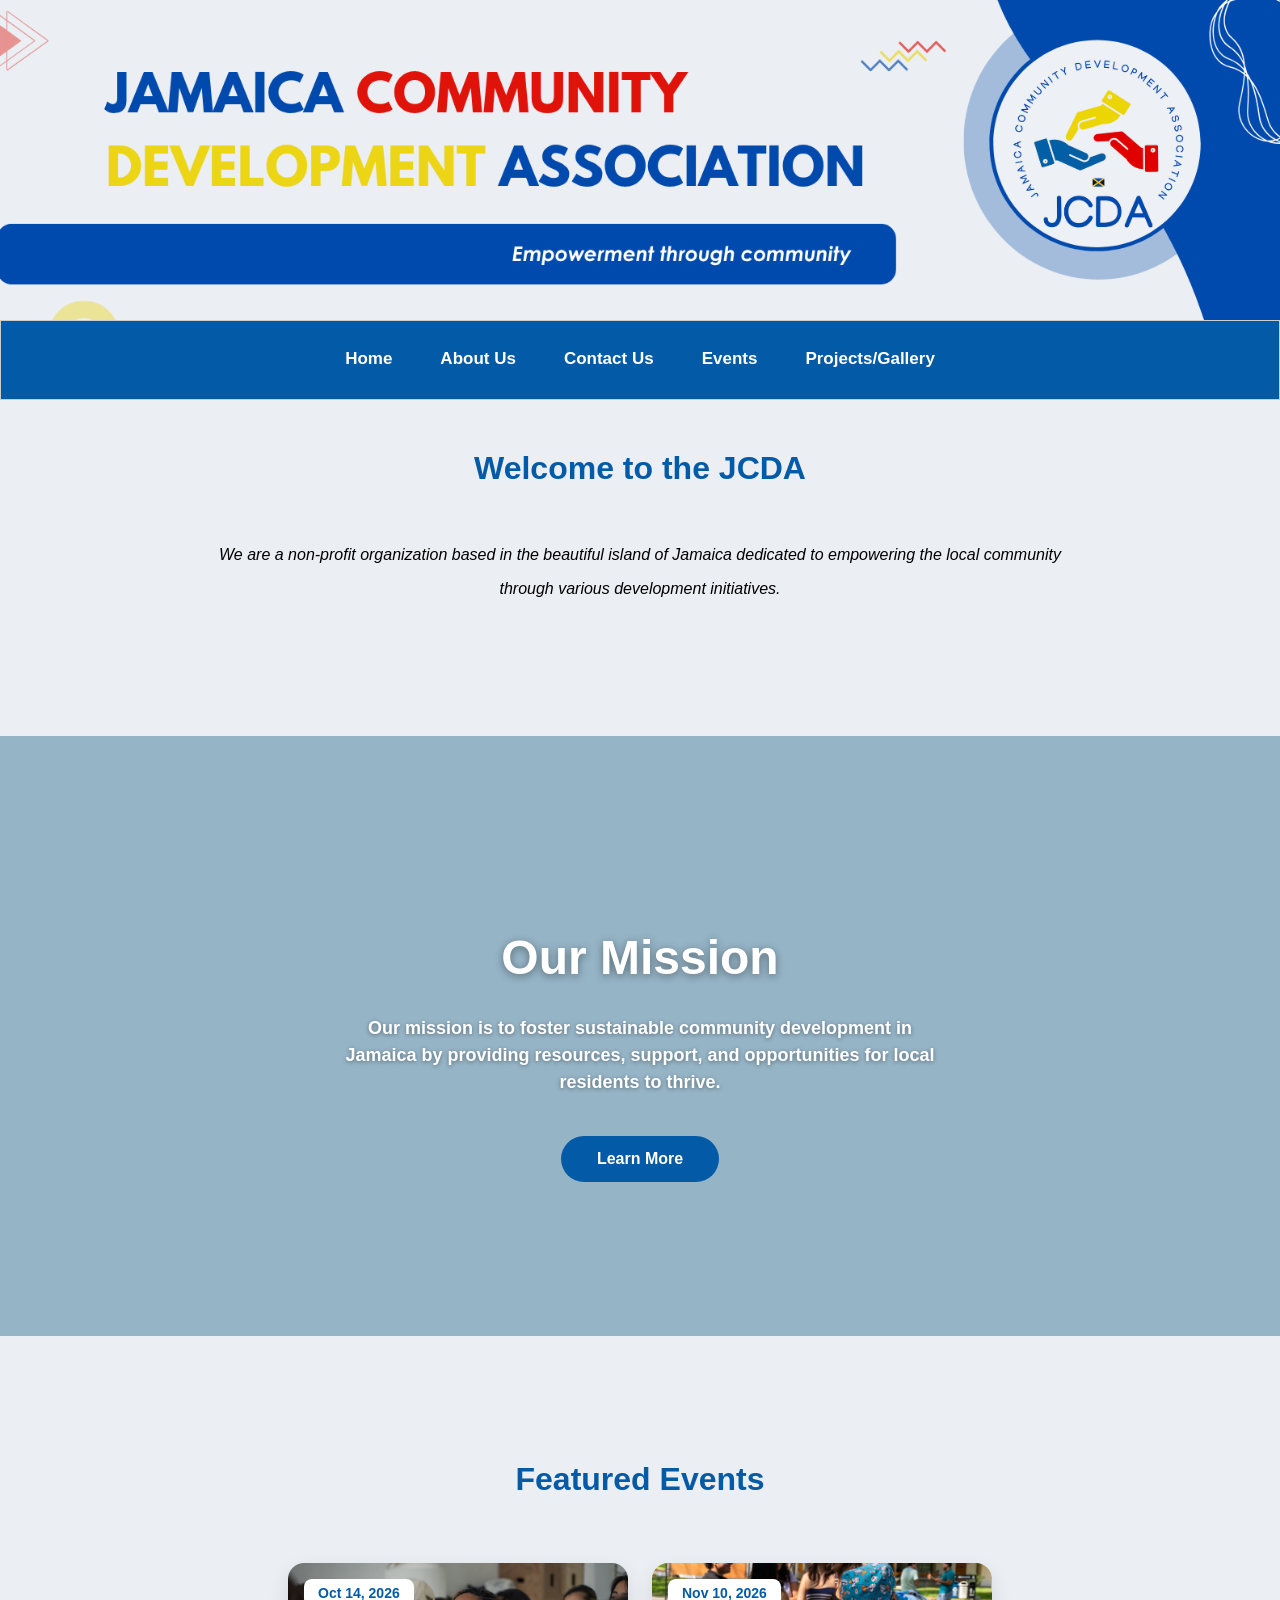
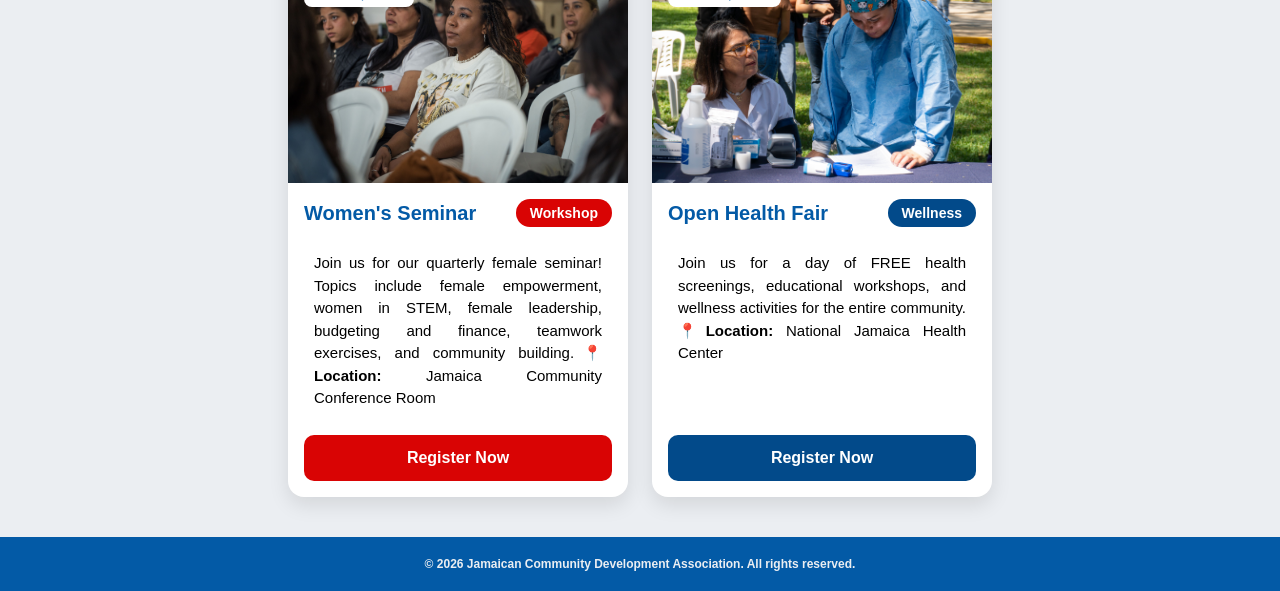
<file: index.html>
<!DOCTYPE html>
<html lang ="en">
    <head>
        <!-- CREATED BY: EDITHMAR TORRES  |  20227025 -->
        <!-- INTERNET AUTHORING 1, DATED: SEPTEMBER 24, 2026 -->
        <meta charset="UTF-8">
        <meta name="viewport" content="width=device-width, initial-scale=1.0">
        <meta name="author" content="Edithmar Torres">
        <meta name="description" content="This is the Home Page for the Jamaican Community Development Association">

        <!-- PAGE TITLE + FAVICON-->
        <title>JCDA | Home </title>
        <link rel="icon" href="images/JCDA_favicon.jpg" type="image/x-icon">

        <!-- LINKS TO CSS STYLE SHEET AND JS SCRIPT  -->
        <link rel="stylesheet" href="css/style.css">
        <script src="js/script.js"></script>

    </head> 

    <body>
        <header>
            <!-- WEBSITE LOGO AND BANNER -->
            <div class="banner">
                <img src="images/gallery/jcda_website_banner.png"
                    alt="Jamaica Community Development Association - Empowerment through community">
            </div>
        </header>
            
         <!-- NAVIGATION MENU -->
        <div class="flex-container">
            <nav class="navbar">
                <button id="hamburger" class="hamburger-btn" aria-label="Toggle navigation menu">
                    <span class="hamburger-icon">☰</span>
                    <span class="hamburger-label" style="font-weight: bold;font-family: Century Gothic, CenturyGothic, AppleGothic, sans-serif;">MENU</span>
            </button>
                <ul class="menu">
                    <li class="menu-item" onclick="window.location.href='index.html'">Home</li>
                    <li class="menu-item" onclick="window.location.href='about.html'">About Us</li>
                    <li class="menu-item" onclick="window.location.href='contact.html'">Contact Us</li>
                    <li class="menu-item" onclick="window.location.href='events.html'">Events</li>
                    <li class="menu-item" onclick="window.location.href='projects-gallery.html'">Projects/Gallery</li>
                </ul>
            </nav>
        </div>

        <!-- WELCOME MESSAGE -->
        <section class="welcome">
        <h2 id = "specialh2">Welcome to the JCDA</h2>
        <p id="welcome">We are a non-profit organization based in the beautiful island of Jamaica  dedicated to empowering the local community through various development initiatives.</p>
        </section>

        <!-- HERO OR BANNER SECTION + MISSION STATEMENT-->
        <section class="hero-banner">
            <video autoplay muted loop playsinline>
                <source src="images/gallery/jamaica_aerialview.mp4" alt = "jamaica video" type="video/mp4">
            </video>
            <div class="hero-overlay"></div>
            <div class="hero-content">
                <h1>Our Mission</h1>
                <p>Our mission is to foster sustainable community development in Jamaica by providing resources, support, and opportunities for local residents to thrive.</p>
                
                <!-- SUITABLE CALL TO ACTION BUTTON (LEARN MORE ABOUT JCDA) -->
                <a href="about.html" class="hero-btn">Learn More</a>
            </div>
        </section>

        <!-- FEATURED EVENTS -->
        <h2 id = "specialh2">Featured Events </h2>
        <section class="events">    
    
            <div class="card card1">
                <div class="photo">
                <img src="images/gallery/women_seminar.jpg" alt="Women's Seminar">
                <span class="year-tag">Oct 14, 2026</span>
                </div>
                <div class="card-body">
                <div class="title-row">
                    <h2>Women's Seminar</h2>
                    <span class="category-badge">Workshop</span>
                </div>
                <p class="desc">Join us for our quarterly female seminar! Topics include female empowerment, women in STEM, female leadership, budgeting and finance, teamwork exercises, and community building.<span style="font-weight: bold;">📍Location:</span> Jamaica Community Conference Room</p>
                
                <!-- SUITABLE CALL TO ACTION BUTTON (REGISTER FOR EVENT) -->
                <button class="register-btn" type="button" onclick="window.location.href='contact.html'">Register Now</button>
                </div>
            </div>
            
            <div class="card card2">
                <div class="photo">
                <img src="images/gallery/health_fair_check.jpg" alt="Open Health Fair">
                <span class="year-tag">Nov 10, 2026</span>
                </div>
                <div class="card-body">
                <div class="title-row">
                    <h2>Open Health Fair</h2>
                    <span class="category-badge">Wellness</span>
                </div>
                <p class="desc">Join us for a day of FREE health screenings, educational workshops, and wellness activities for the entire community.<span style="font-weight: bold;">📍Location:</span> National Jamaica Health Center </p>
                
                <!-- SUITABLE CALL TO ACTION BUTTON (REGISTER FOR EVENT) -->
                <button class="register-btn" type="button" onclick="window.location.href='contact.html'">Register Now</button>
                </div>
            </div>
        </section>

        <!-- FOOTER SECTION -->
         <footer>
            &copy; 2026 Jamaican Community Development Association. All rights reserved.
        </footer>
    </body>

</html>
</file>
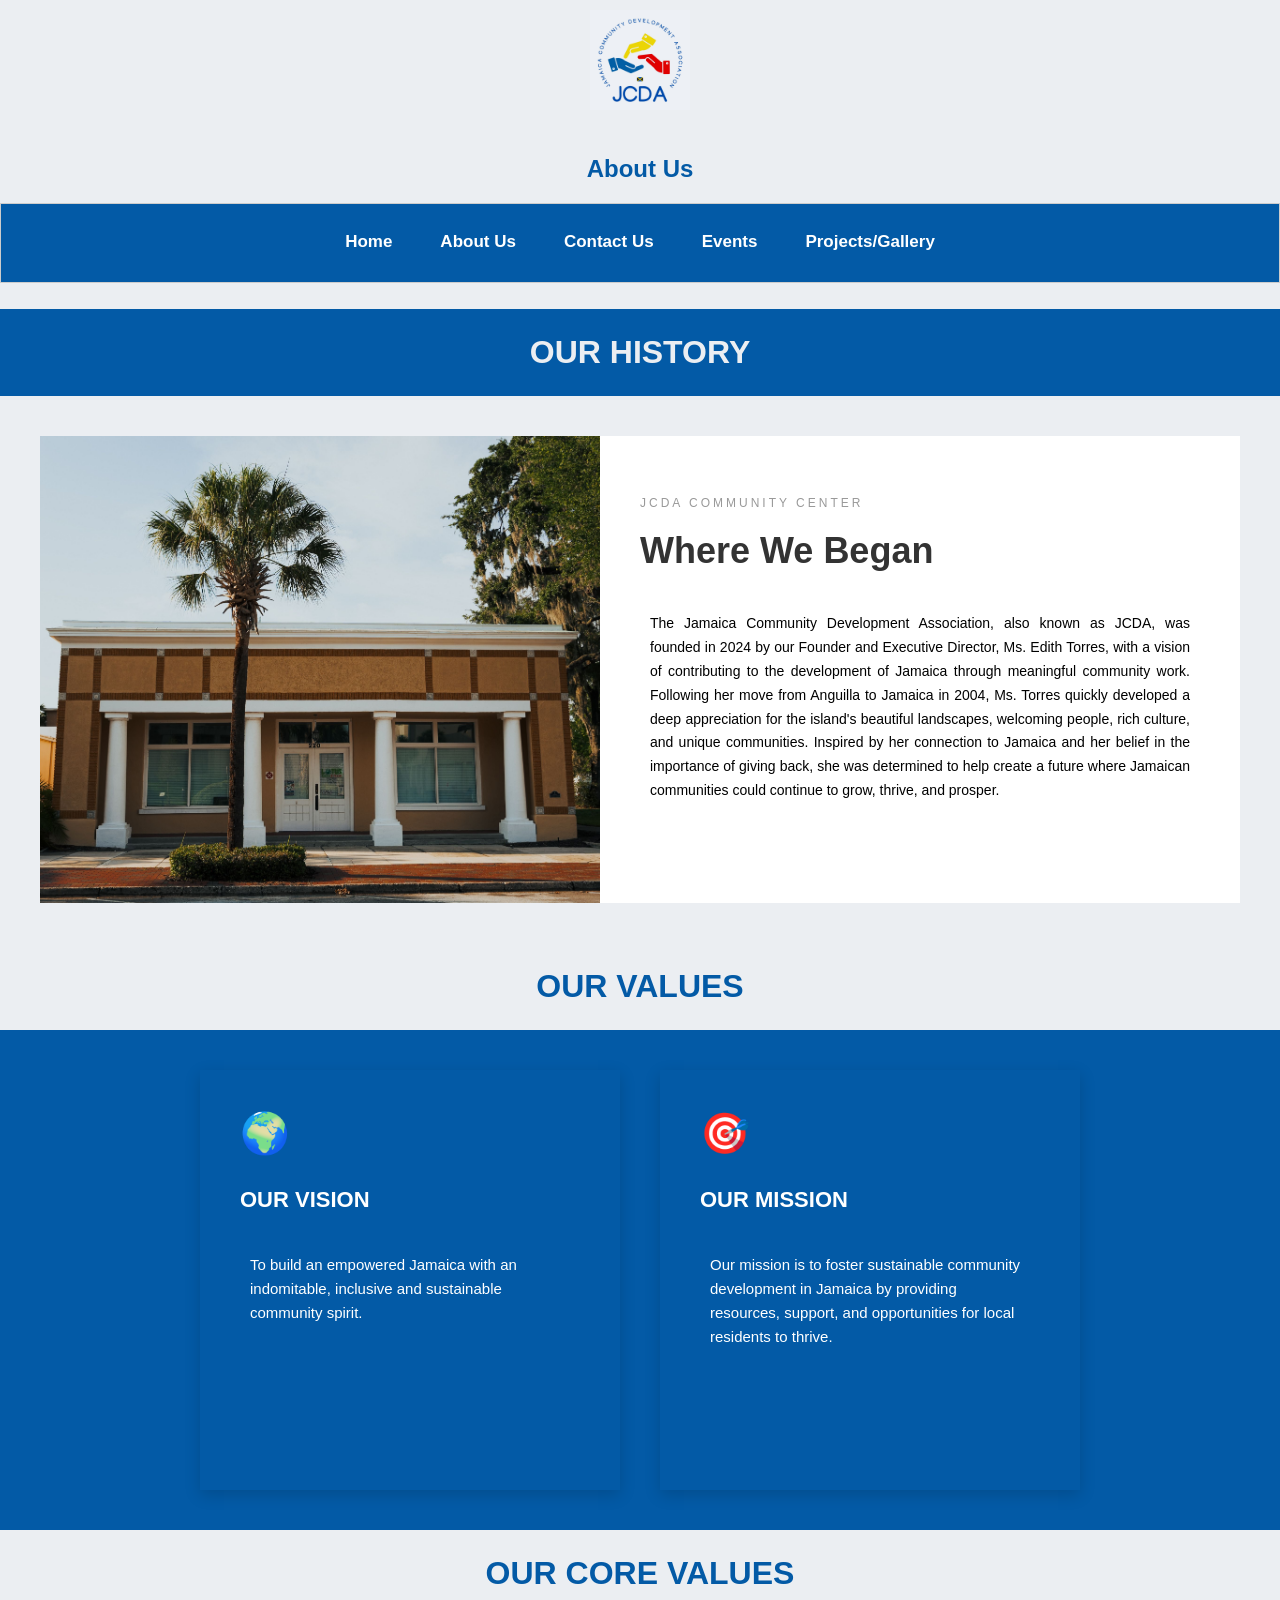
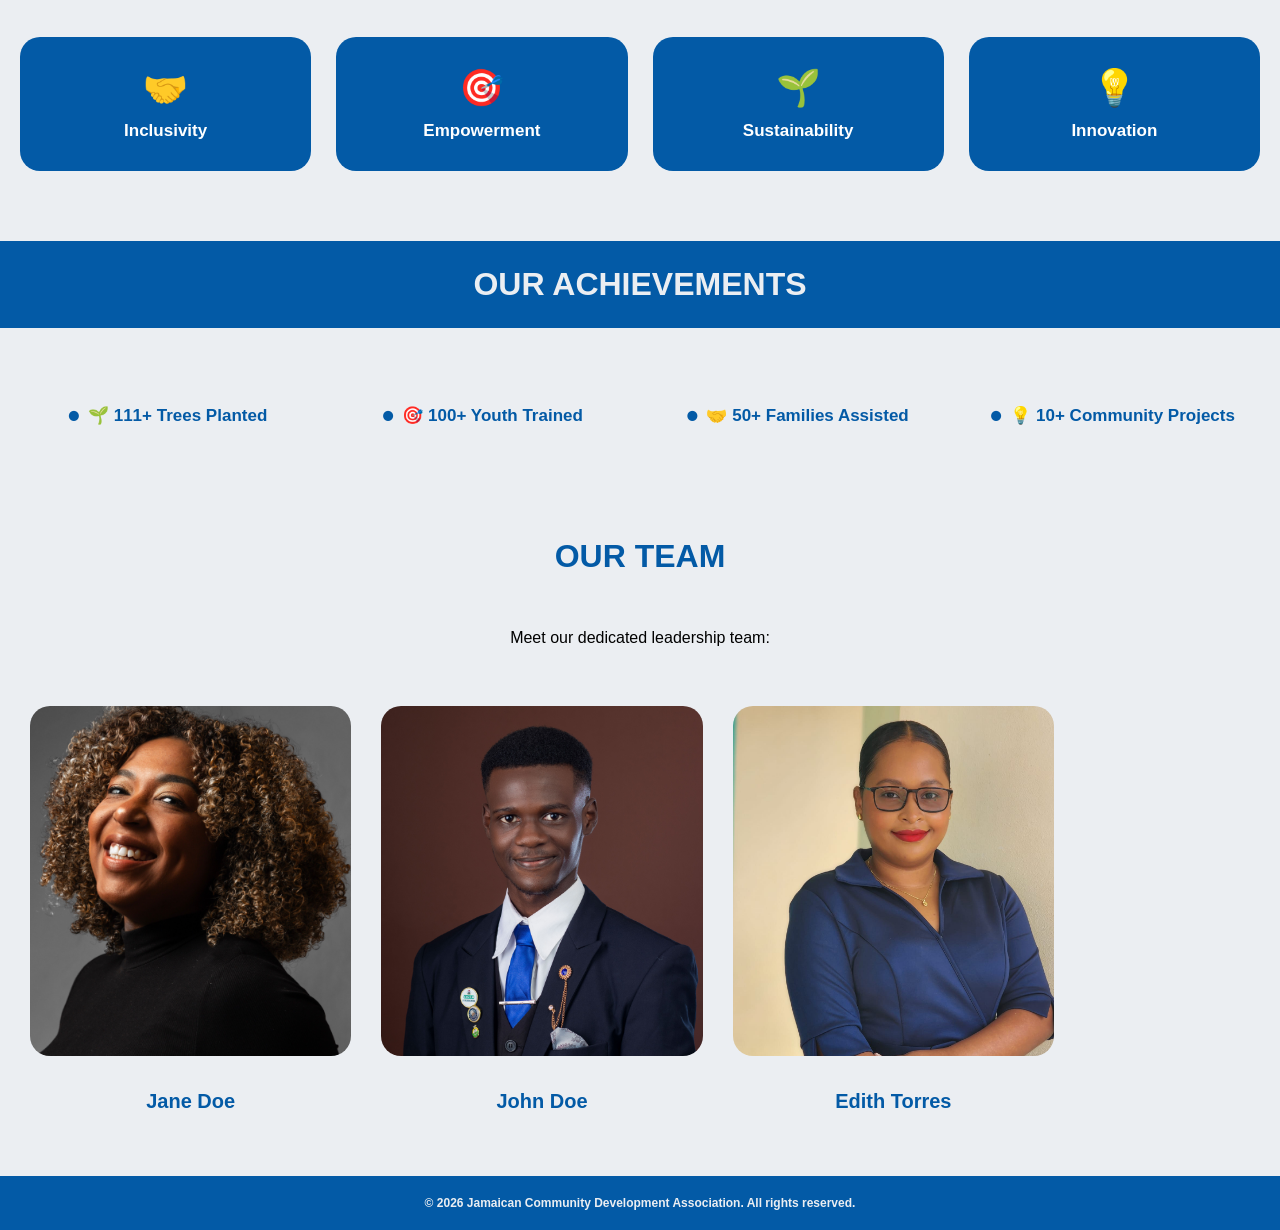
<file: about.html>
<!DOCTYPE html>
<html lang ="en">
    <head>
        <meta charset="UTF-8">
        <meta name="viewport" content="width=device-width, initial-scale=1.0">
        <meta name="description" content="About Page for the Jamaican Community Development Association">

        <!-- PAGE TITLE + FAVICON-->
        <title>JCDA | About Us</title>
        <link rel="icon" href="images/JCDA_favicon.jpg" type="image/x-icon">

        <!-- LINKS TO CSS STYLE SHEET AND JS SCRIPT  -->
        <link rel="stylesheet" href="css/style.css">
        <script src="js/script.js"></script>
    </head> 

    <body>
        <!-- LOGO & PAGE TITLE -->
        <header>
            <img class="logo" src="images/JCDA_favicon.jpg" alt="JCDA logo" width="100" height="100">
            <br>
            <h2>About Us</h2>
        </header>
        
         <!-- NAVIGATION MENU -->
        <div class="flex-container">
            <nav class="navbar">
                <button id="hamburger" class="hamburger-btn" aria-label="Toggle navigation menu">
                    <span class="hamburger-icon">☰</span>
                    <span class="hamburger-label" style="font-weight: bold;font-family: Century Gothic, CenturyGothic, AppleGothic, sans-serif;">MENU</span>
            </button>
                <ul class="menu">
                    <li class="menu-item" onclick="window.location.href='index.html'">Home</li>
                    <li class="menu-item" onclick="window.location.href='about.html'">About Us</li>
                    <li class="menu-item" onclick="window.location.href='contact.html'">Contact Us</li>
                    <li class="menu-item" onclick="window.location.href='events.html'">Events</li>
                    <li class="menu-item" onclick="window.location.href='projects-gallery.html'">Projects/Gallery</li>
                </ul>
            </nav>
        </div>
        
        <!-- OUR HISTORY -->
        <section class="headings">
            <div>
                <h2> OUR HISTORY </h2>
            </div>
        </section>   

        <section class="photostyle">
            <div class="photo-col">
                <img src="images/gallery/building.jpg" alt="JCDA Center">
            </div>
            <div class="text-col">
                <div class="label">JCDA Community Center</div>
                    <h1> Where We Began</h1>
                    <p>    The Jamaica Community Development Association, also known as JCDA, was founded in 2024 by our Founder and Executive Director, Ms. Edith Torres, with a vision of contributing to the development of Jamaica through meaningful community work. Following her move from Anguilla to Jamaica in 2004, Ms. Torres quickly developed a deep appreciation for the island's beautiful landscapes, welcoming people, rich culture, and unique communities. Inspired by her connection to Jamaica and her belief in the importance of giving back, she was determined to help create a future where Jamaican communities could continue to grow, thrive, and prosper. </p>
                </div>
        </section>

        <!-- VISION STATEMENT -->
        <h2 id = "specialh2"> OUR VALUES </h2>
        <section class="vm-cards">
            <div class="vm-card slide-left">
                <div class="vm-icon">🌍</div>
                <h3>OUR VISION</h3>
                <p>To build an empowered Jamaica with an indomitable, inclusive and sustainable community spirit.</p>
            </div>

        <!-- MISSION STATEMENT -->
            <div class="vm-card slide-right">
                <div class="vm-icon">🎯</div>
                    <h3>OUR MISSION</h3>
                    <p>Our mission is to foster sustainable community development in Jamaica by providing resources, support, and opportunities for local residents to thrive.</p>
            </div>
        </section>

        <!-- CORE VALUES -->
        <h2 id = "specialh2">OUR CORE VALUES</h2>
        <ul class="core-values">
            <li class="value-item"><span class="value-icon">🤝</span> Inclusivity</li>
            <li class="value-item"><span class="value-icon">🎯</span> Empowerment</li>
            <li class="value-item"><span class="value-icon">🌱</span> Sustainability</li>
            <li class="value-item"><span class="value-icon">💡</span> Innovation</li>
        </ul>

        <!-- OUR ACHIEVEMENTS -->
        <section class="headings">
            <div>
                <h2> OUR ACHIEVEMENTS </h2>
            </div>
        </section>   

        <!-- ACHIEVEMENTS -->
        <ul class="achievements-list">
            <li>🌱 111+ Trees Planted</li>
            <li>🎯 100+ Youth Trained</li>
            <li>🤝 50+ Families Assisted</li>
            <li>💡 10+ Community Projects</li>
        </ul>

        <!-- OUR TEAM -->
        <h2 id = "specialh2"> OUR TEAM </h2>
        <p>Meet our dedicated leadership team:</p>
        <div class="team-grid">
            <div class="team-member">
                <div class="flip-card" tabindex="0">
                    <div class="flip-inner">
                        <div class="flip-front">
                            <img src="images/gallery/jane_doe.jpg" alt="Headshot of Jane Doe">
                        </div>
                            <div class="flip-back">
                                <p>Programme Manager</p>
                            </div>
                        </div>
                    </div>
                    <p class="team-name">Jane Doe</p>
                </div>

                <div class="team-member">
                    <div class="flip-card" tabindex="0">
                        <div class="flip-inner">
                            <div class="flip-front">
                                <img src="images/gallery/john_doe.jpg" alt="John Doe Headshot">
                            </div>
                            <div class="flip-back">
                                <p>Vice President</p>
                            </div>
                        </div>
                    </div>
                    <p class="team-name">John Doe</p>
                </div>

                <div class="team-member">
                    <div class="flip-card" tabindex="0">
                        <div class="flip-inner">
                            <div class="flip-front">
                                <img src="images/gallery/edithmar_torres.jpeg" alt="Headshot of Edith Torres">
                            </div>
                            <div class="flip-back">
                                <p>Founder and Executive Director</p>
                            </div>
                        </div>
                    </div>
                    <p class="team-name">Edith Torres</p>
                </div>
        </div>
        </details>

      <!-- FOOTER -->
       <footer>
            &copy; 2026 Jamaican Community Development Association. All rights reserved.
        </footer>
        
    </body>
</html>
</file>
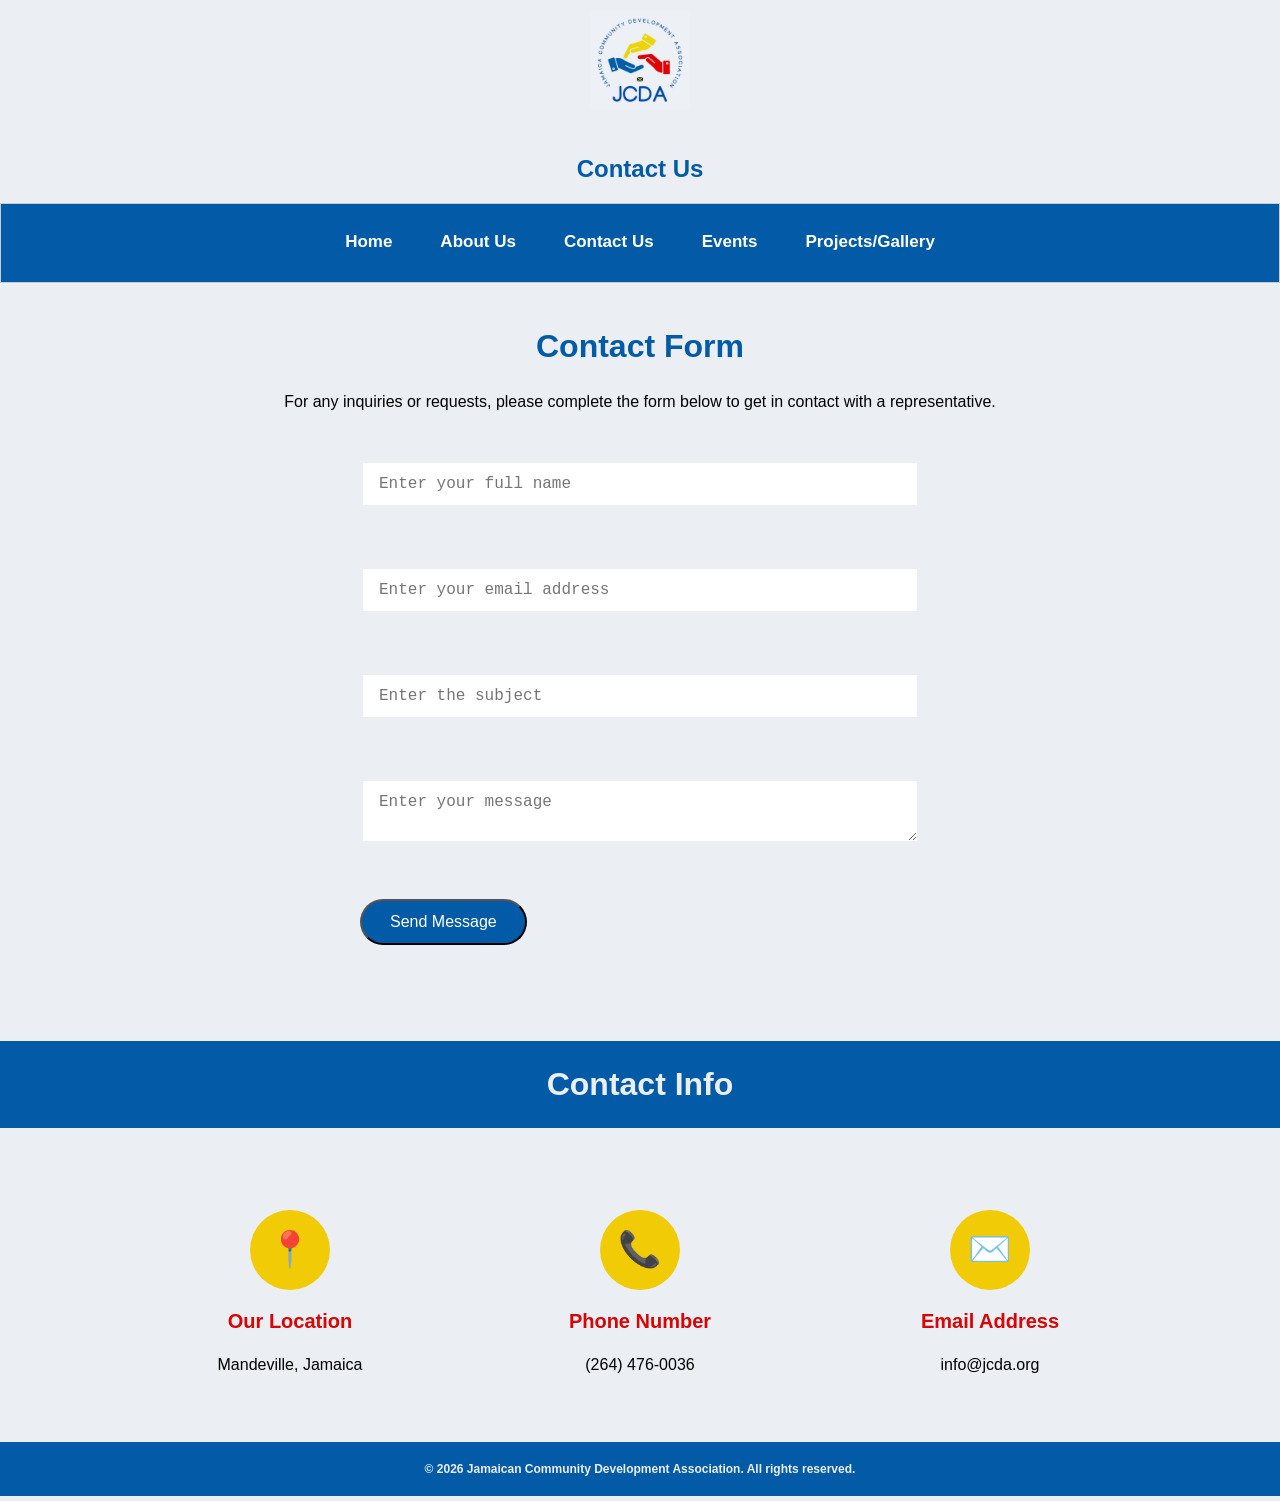
<file: contact.html>
<!DOCTYPE html>
<html lang ="en">
    <head>
        <meta charset="UTF-8">
        <meta name="viewport" content="width=device-width, initial-scale=1.0">
        <meta name="description" content="Contact Page for the Jamaican Community Development Association">

        <!-- PAGE TITLE + FAVICON-->
        <title>JCDA | Contact Us</title>
        <link rel="icon" href="images/JCDA_favicon.jpg" type="image/x-icon">

        <!-- LINKS TO CSS STYLE SHEET AND JS SCRIPT  -->
        <link rel="stylesheet" href="css/style.css">
        <script src="js/script.js"></script>

    </head> 

    <body>
        <!-- LOGO & PAGE TITLE -->
        <header>
            <img class="logo" src="images/JCDA_favicon.jpg" alt="JCDA logo" width="100" height="100">
            <br>
            <h2>Contact Us</h2>
        </header>
        
         <!-- NAVIGATION MENU -->
        <div class="flex-container">
            <nav class="navbar">
                <button id="hamburger" class="hamburger-btn" aria-label="Toggle navigation menu">
                    <span class="hamburger-icon">☰</span>
                    <span class="hamburger-label" style="font-weight: bold;font-family: Century Gothic, CenturyGothic, AppleGothic, sans-serif;">MENU</span>
            </button>
                <ul class="menu">
                    <li class="menu-item" onclick="window.location.href='index.html'">Home</li>
                    <li class="menu-item" onclick="window.location.href='about.html'">About Us</li>
                    <li class="menu-item" onclick="window.location.href='contact.html'">Contact Us</li>
                    <li class="menu-item" onclick="window.location.href='events.html'">Events</li>
                    <li class="menu-item" onclick="window.location.href='projects-gallery.html'">Projects/Gallery</li>
                </ul>
            </nav>
        </div>

        <!-- CONTACT US FORM -->
        <section class="contact-form">
            <h2 id="specialh2"> Contact Form</h2>
            <p style="text-align: center; margin: auto 0; padding: 0 20px; font-weight: semi-bold;">For any inquiries or requests, please complete the form below to get in contact with a representative.</p>

        <form id="contactForm">
            <input type="text" class="input-highlight" placeholder="Enter your full name" id="name" name="name">
            <span class="error-message" id="nameError"></span><br><br>

            <input type="email" class="input-highlight" placeholder="Enter your email address" id="email" name="email">
            <span class="error-message" id="emailError"></span><br><br>

            <input type="text" class="input-highlight" placeholder="Enter the subject" id="subject" name="subject">
            <span class="error-message" id="subjectError"></span><br><br>

            <textarea class="input-highlight" placeholder="Enter your message" id="message" name="message"></textarea>
            <span class="error-message" id="messageError"></span><br><br>
        
            <button type="button" id="sendMessageBtn" class="modal-open-button">Send Message</button>            
            
            <!-- POP UP BOX (MODAL) -->
            <input type="checkbox" id="toggle-modal" class="modal-state">

            <div class="modal-overlay">
                <div class="modal-box">
                    <h2>Message Sent</h2>
                    <p>Your message has been sent successfully!</p>
                    <label for="toggle-modal" class="modal-close-button">Close</label>
                </div>
            </div>
        </form>

        <!-- JCDA CONTACT INFO SECTION -->
        </section>
                <section class="headings">
            <div>
                <h2> Contact Info </h2>
            </div>   
        <section class="contact-info">
     
            <div class="contact-card">
                <div class="contact-icon">📍</div>
                <h3>Our Location</h3>
                <p>Mandeville, Jamaica</p>
            </div>

            <div class="contact-card">
                <div class="contact-icon">📞</div>
                <h3>Phone Number</h3>
                <p>(264) 476-0036</p>
            </div>

            <div class="contact-card">
                <div class="contact-icon">✉️</div>
                <h3>Email Address</h3>
                <p>info@jcda.org</p>
            </div>

        </section>
    </body>

     <!-- FOOTER -->
    <footer>
        &copy; 2026 Jamaican Community Development Association. All rights reserved.
    </footer>

</html>
</file>
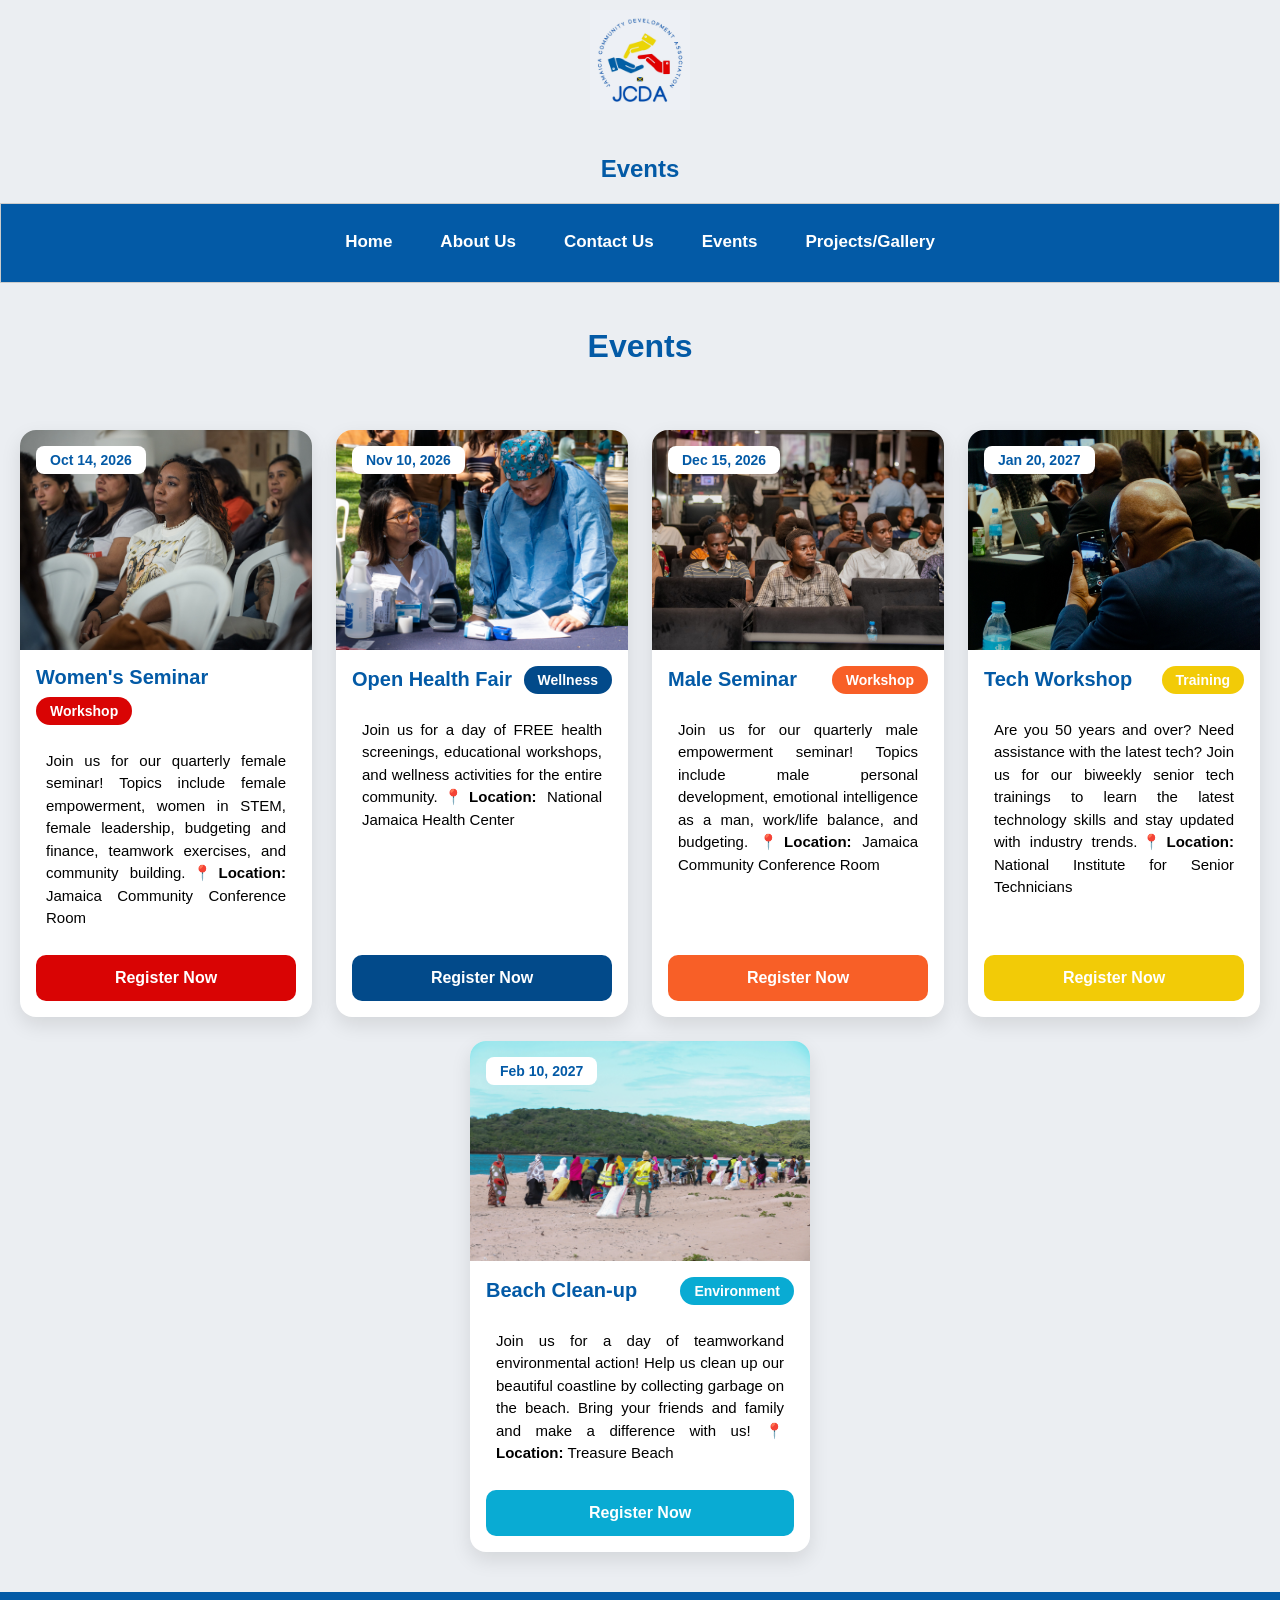
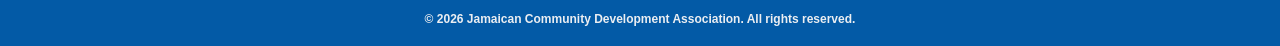
<file: events.html>
<!DOCTYPE html>
<html lang ="en">
    <head>
        <meta charset="UTF-8">
        <meta name="viewport" content="width=device-width, initial-scale=1.0">
        <meta name="description" content="Events Page for the Jamaican Community Development Association">

        <!-- PAGE TITLE + FAVICON-->
        <title>JCDA | Events </title>
        <link rel="icon" href="images/JCDA_favicon.jpg" type="image/x-icon">

        <!-- LINKS TO CSS AND JS  -->
        <link rel="stylesheet" href="css/style.css">
        <script src="js/script.js"></script>
    </head> 

    <body>
        <header>
            <!-- LOGO & PAGE TITLE -->
            <img class="logo" src="images/JCDA_favicon.jpg" alt="JCDA logo" width="100" height="100">
            <br>
            <h2>Events</h2>
        </header>
        
         <!-- NAVIGATION MENU -->
        <div class="flex-container">
            <nav class="navbar">
                <button id="hamburger" class="hamburger-btn" aria-label="Toggle navigation menu">
                    <span class="hamburger-icon">☰</span>
                    <span class="hamburger-label" style="font-weight: bold;font-family: Century Gothic, CenturyGothic, AppleGothic, sans-serif;">MENU</span>
            </button>
                <ul class="menu">
                    <li class="menu-item" onclick="window.location.href='index.html'">Home</li>
                    <li class="menu-item" onclick="window.location.href='about.html'">About Us</li>
                    <li class="menu-item" onclick="window.location.href='contact.html'">Contact Us</li>
                    <li class="menu-item" onclick="window.location.href='events.html'">Events</li>
                    <li class="menu-item" onclick="window.location.href='projects-gallery.html'">Projects/Gallery</li>
                </ul>
            </nav>
        </div>
        
        <!-- EVENTS SECTION LISTING-->
        <div>
            <h2 id="specialh2"> Events </h2>
        </div>   

        <section class="events">    
            
            <!-- EVENT #1 FEMALE SEMINAR-->
            <div class="card card1">
                <div class="photo">
                <img src="images/gallery/women_seminar.jpg" alt="Women's Seminar">
                <span class="year-tag">Oct 14, 2026</span>
                </div>
                <div class="card-body">
                <div class="title-row">
                    <h2>Women's Seminar</h2>
                    <span class="category-badge">Workshop</span>
                </div>
                <p class="desc">Join us for our quarterly female seminar! Topics include female empowerment, women in STEM, female leadership, budgeting and finance, teamwork exercises, and community building.<span style="font-weight: bold;">📍Location:</span> Jamaica Community Conference Room</p>
                <button class="register-btn" type="button" onclick="window.location.href='contact.html'">Register Now</button>
                </div>
            </div>
            
            <!-- EVENT #2 HEALTH FAIR-->
            <div class="card card2">
                <div class="photo">
                <img src="images/gallery/health_fair_check.jpg" alt="Open Health Fair">
                <span class="year-tag">Nov 10, 2026</span>
                </div>
                <div class="card-body">
                <div class="title-row">
                    <h2>Open Health Fair</h2>
                    <span class="category-badge">Wellness</span>
                </div>
                <p class="desc">Join us for a day of FREE health screenings, educational workshops, and wellness activities for the entire community.<span style="font-weight: bold;">📍Location:</span> National Jamaica Health Center </p>
                <button class="register-btn" type="button" onclick="window.location.href='contact.html'">Register Now</button>
                </div>
            </div>
            
            <!-- EVENT #3 MALE SEMINAR-->
            <div class="card card3">
                    <div class="photo">
                        <img src="images/gallery/male_seminar.jpg" alt="Male Seminar">
                        <span class="year-tag">Dec 15, 2026</span>
                    </div>
                    <div class="card-body">
                    <div class="title-row">
                        <h2>Male Seminar</h2>
                        <span class="category-badge">Workshop</span>
                    </div>
                    <p class="desc">Join us for our quarterly male empowerment seminar! Topics include male personal development, emotional intelligence as a man, work/life balance, and budgeting.   <span style="font-weight: bold;">📍Location:</span> Jamaica Community Conference Room</p>
                    <button class="register-btn" type="button" onclick="window.location.href='contact.html'">Register Now</button>
                    </div>
            </div>

            <!-- EVENT #4 SENIOR TECH WORKSHOP-->
            <div class="card card4">
                    <div class="photo">
                        <img src="images/gallery/senior_tech_workshop.jpg" alt="Senior Tech Workshop">
                        <span class="year-tag">Jan 20, 2027</span>
                    </div>
                    <div class="card-body">
                    <div class="title-row">
                        <h2>Tech Workshop</h2>
                        <span class="category-badge">Training</span>
                    </div>
                    <p class="desc">Are you 50 years and over? Need assistance with the latest tech? Join us for our biweekly senior tech trainings to learn the latest technology skills and stay updated with industry trends.<span style="font-weight: bold;">📍Location:</span> National Institute for Senior Technicians </p>
                    <button class="register-btn" type="button" onclick="window.location.href='contact.html'">Register Now</button>
                    </div>
            </div>

            <!-- EVENT #5 BEACH CLEANUP-->
            <div class="card card5">
                    <div class="photo">
                        <img src="images/gallery/beach_cleanup2.jpg" alt="Beach Clean Up">
                        <span class="year-tag">Feb 10, 2027</span>
                    </div>
                    <div class="card-body">
                    <div class="title-row">
                        <h2>Beach Clean-up</h2>
                        <span class="category-badge">Environment</span>
                    </div>
                    <p class="desc">Join us for a day of teamworkand environmental action! Help us clean up our beautiful coastline by collecting garbage on the beach. Bring your friends and family and make a difference with us! <span style="font-weight: bold;">📍Location:</span> Treasure Beach</p>
                    <button class="register-btn" type="button" onclick="window.location.href='contact.html'">Register Now</button>
                    </div>
            </div>
        </section>
    </body>

    <!-- FOOTER -->
    <footer>
        &copy; 2026 Jamaican Community Development Association. All rights reserved.
    </footer>

</html>
</file>
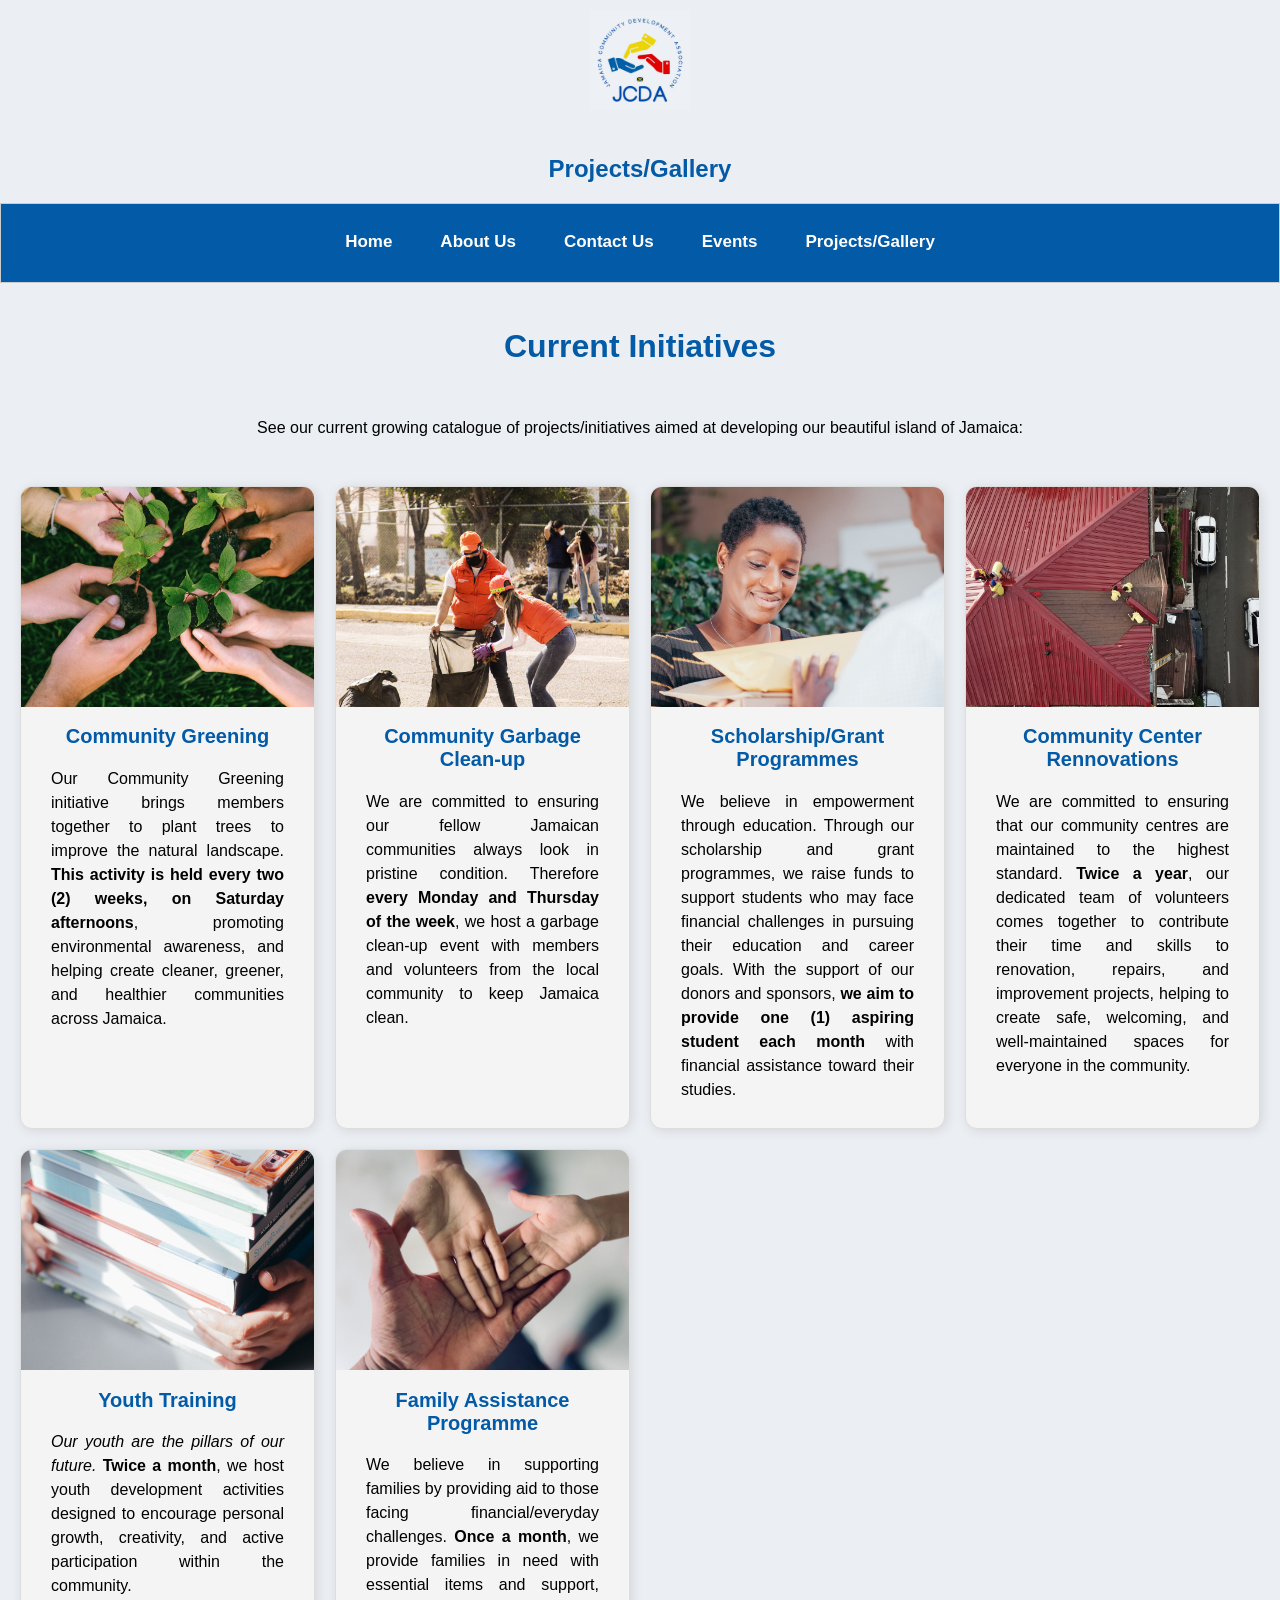
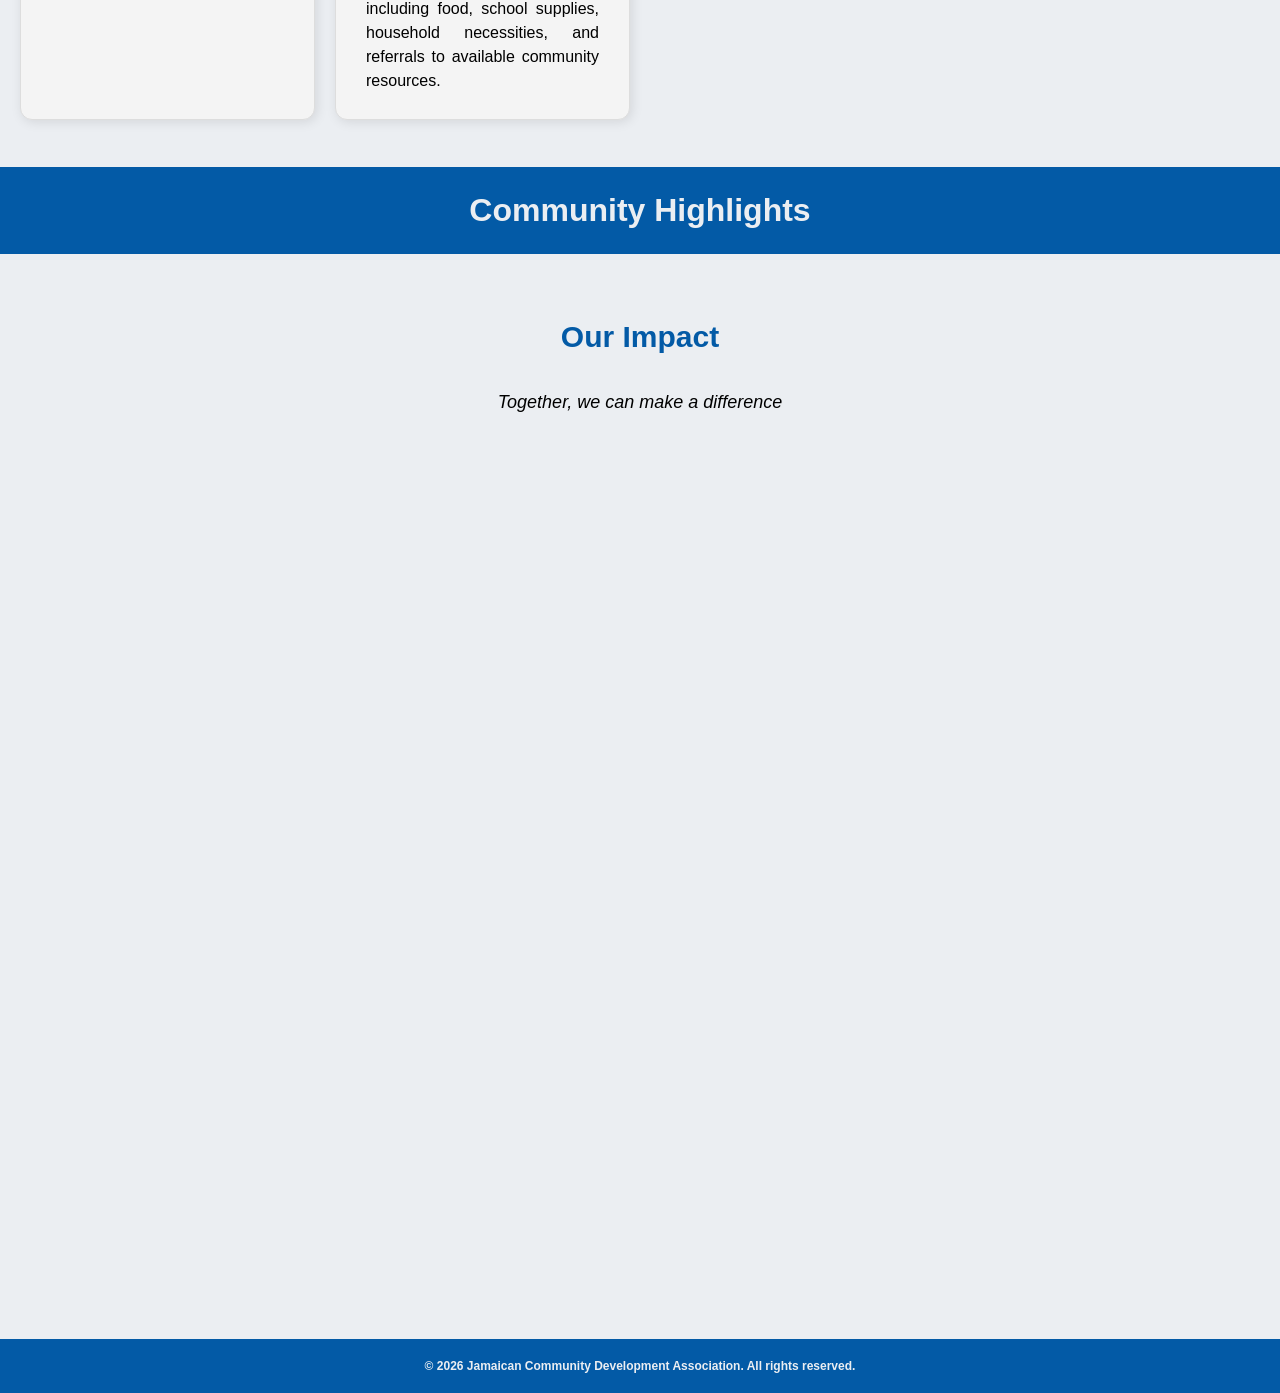
<file: projects-gallery.html>
<!DOCTYPE html>
<html lang ="en">
    <head>
        <meta charset="UTF-8">
        <meta name="viewport" content="width=device-width, initial-scale=1.0">
        <meta name="description" content="Gallery/Projects Page for the Jamaican Community Development Association">

        <!-- PAGE TITLE + FAVICON-->
        <title>JCDA | Projects/Gallery</title>
        <link rel="icon" href="images/JCDA_favicon.jpg" type="image/x-icon">

        <!-- LINKS TO CSS STYLE SHEET AND JS SCRIPT  -->
        <link rel="stylesheet" href="css/style.css">
        <script src="js/script.js"></script>

    </head> 

    <body>
        <!-- LOGO & PAGE TITLE -->
        <header>
            <img class="logo" src="images/JCDA_favicon.jpg" alt="JCDA logo" width="100" height="100">
            <br>
            <h2>Projects/Gallery </h2>
        </header>
        
         <!-- NAVIGATION MENU -->
        <div class="flex-container">
            <nav class="navbar">
                <button id="hamburger" class="hamburger-btn" aria-label="Toggle navigation menu">
                    <span class="hamburger-icon">☰</span>
                    <span class="hamburger-label" style="font-weight: bold;font-family: Century Gothic, CenturyGothic, AppleGothic, sans-serif;">MENU</span>
            </button>
                <ul class="menu">
                    <li class="menu-item" onclick="window.location.href='index.html'">Home</li>
                    <li class="menu-item" onclick="window.location.href='about.html'">About Us</li>
                    <li class="menu-item" onclick="window.location.href='contact.html'">Contact Us</li>
                    <li class="menu-item" onclick="window.location.href='events.html'">Events</li>
                    <li class="menu-item" onclick="window.location.href='projects-gallery.html'">Projects/Gallery</li>
                </ul>
            </nav>
        </div>

        <!-- CURRENT PROJECTS + GALLERY PHOTOS -->
        <div>
            <h2 id="specialh2"> Current Initiatives </h2>
        </div>   
        <p>See our current growing catalogue of projects/initiatives aimed at developing our beautiful island of Jamaica: </p>

        <section class="projects">
            
            <!--IMAGE #1 / PROJECT #1-->
            <div class="project-card">
                <div class="gallery-images">
                    <img src="images/gallery/tree_planting1.jpg" alt="Tree Planting">
                </div>
                <h2>Community Greening </h2>
                <p>Our Community Greening initiative brings members together to plant trees to improve the natural landscape. <span style="font-weight: bold;">This activity is held every two (2) weeks, on Saturday afternoons</span>, promoting environmental awareness, and helping create cleaner, greener, and healthier communities across Jamaica.</p>
            </div>

            <!--IMAGE #2 / PROJECT #2-->
            <div class="project-card">
                <div class="gallery-images">
                    <img src="images/gallery/garbage_cleanup.jpg" alt="Garbage Cleanup">
                </div>
                <h2>Community Garbage Clean-up </h2>
                <p>We are committed to ensuring our fellow Jamaican communities always look in pristine condition.
                    Therefore <span style="font-weight: bold;">every Monday and Thursday of the week</span>, we host a garbage clean-up event with members and volunteers from the local community to keep Jamaica clean.
                </p>
            </div>

            <!--IMAGE #3 / PROJECT #3-->
            <div class="project-card">
                <div class="gallery-images">
                    <img src="images/gallery/tuition_aid.jpg" alt="Scholarship">
                </div>
                <h2>Scholarship/Grant Programmes </h2>
                <p>We believe in empowerment through education. Through our scholarship and grant programmes, we raise funds to support students who may face financial challenges in pursuing their education and career goals. With the support of our donors and sponsors, <span style="font-weight: bold;">we aim to provide one (1) aspiring student each month</span> with financial assistance toward their studies.
                </p>
            </div>

            <!--IMAGE #4 / PROJECT #4-->
            <div class="project-card">
                <div class="gallery-images">
                    <img src="images/gallery/building_repair.jpg" alt="Building Repair">
                </div>
                <h2>Community Center Rennovations </h2>
                <p>We are committed to ensuring that our community centres are maintained to the highest standard. <span style="font-weight: bold;">Twice a year</span>, our dedicated team of volunteers comes together to contribute their time and skills to renovation, repairs, and improvement projects, helping to create safe, welcoming, and well-maintained spaces for everyone in the community.
                </p>
            </div>

            <!--IMAGE #5 / PROJECT #5-->
            <div class="project-card">
                <div class="gallery-images">
                    <img src="images/gallery/giving_books.jpg" alt="Youth Training">
                </div>
                <h2>Youth Training </h2>
                <p> <span style="font-style: italic;">Our youth are the pillars of our future.</span> <span style="font-weight: bold;">Twice a month</span>, we host youth development activities designed to encourage personal growth, creativity, and active participation within the community.
                </p>
            </div>
                        
            <!--IMAGE #6 / PROJECT #6-->
            <div class="project-card">
                <div class="gallery-images">
                    <img src="images/gallery/family_help.jpg" alt="Family Assistance">
                </div>
                <h2>Family Assistance Programme</h2>
                <p>We believe in supporting families by providing aid to those facing financial/everyday challenges. <span style="font-weight: bold;">Once a month</span>, we provide families in need with essential items and support, including food, school supplies, household necessities, and referrals to available community resources.
                </p>
            </div>
        </section>

        <!-- JCDA STATISTICS -->
        <section class="headings">
            <div>
                <h2> Community Highlights </h2>
            </div>   
        </section>
        <section class="stats-section">

            <div class="stats-header">
                <h2>Our Impact</h2>
                <p>Together, we can make a difference</p>
            </div>

            <div class="stats-cards">

                <!-- STAT CARD 1 -->
                <div class="stats-card">
                    <div class="stats-icon">🌳</div>
                    <h3>111+</h3>
                    <p>Trees Planted</p>
                </div>

                <!-- STAT CARD 2 -->
                <div class="stats-card">
                    <div class="stats-icon">🎓</div>
                    <h3>14+</h3>
                    <p>Scholarships/Grants Awarded</p>
                </div>

                <!-- STAT CARD 3 -->
                <div class="stats-card">
                    <div class="stats-icon">🗑️</div>
                    <h3>48+</h3>
                    <p>Community Clean-Ups</p>
                </div>

                <!-- STAT CARD 4 -->
                <div class="stats-card">
                    <div class="stats-icon">❤️</div>
                    <h3>50+</h3>
                    <p>Families Aided</p>
                </div>

                <!-- STAT CARD 5 -->
                <div class="stats-card">
                    <div class="stats-icon">🔧</div>
                    <h3>7+</h3>
                    <p>Comunity Centres Repaired</p>
                </div>

                <!-- STAT CARD 6 -->
                <div class="stats-card">
                    <div class="stats-icon">📝</div>
                    <h3>100+</h3>
                    <p>Youths Trained</p>
                </div>
            </div>
        </section>

    </body>
     <!-- FOOTER -->
    <footer>
        &copy; 2026 Jamaican Community Development Association. All rights reserved.
    </footer>
</html>
</file>
<file: css/style.css>
/* STYLES FOR MAIN FONTS */
body {
    background-color: #EBEEF2;
    font-size: small;
    font-family: "Century Gothic", CenturyGothic, AppleGothic, sans-serif;
    color: #035AA6;
    margin: 0;
    padding: 0;
}
h3,h1,h2 {
  font-size: 24px;
  text-align: center;
  font-family: "Century Gothic", CenturyGothic, AppleGothic, sans-serif;
  font-weight: bold;
}

#specialh2 {
    width: 100%;
    box-sizing: border-box;
    color:#035AA6;
    font-size: xx-large;
    font-weight: bold;
    margin:0;
    padding: 25px;
    text-align: center;
    animation: fadeUp 3.5s ease-out;
}


p {
    font-size: 16px;
    line-height: 1.5;
    text-align: center;
    color: black;
    font-weight: semi-bold;
    padding: 10px 10px 10px 10px;
}

#welcome, #slogan {
    text-align: center;
    font-size: medium;
    font-family: "Century Gothic", CenturyGothic, AppleGothic, sans-serif;
    font-style:italic;
    line-height: 2.1;
    max-height: 600px;
    animation: fadeUp 3.5s ease-out;
}

.welcome {
    max-width: 900px;
    width: 90%;
    margin: 0 auto;
    padding: 5px;
    box-sizing: border-box;
    text-align: center;
}

footer {
    padding: 20px;
    text-align: center;
    font-size: 12px;
    background-color: #035AA6;
    color: #EBEEF2;
    font-family: "Century Gothic", CenturyGothic, AppleGothic, sans-serif;
    font-weight: bold;
    padding: 20px 20px;
}

.headings h2 {
    width: 100%;
    box-sizing: border-box;
    background-color: #035AA6;
    color:#EBEEF2;
    font-size: xx-large;
    font-weight: bold;
    padding: 25px;
    animation: fadeUp 3.5s ease-out;
}

@keyframes fadeUp {
    from {
        opacity: 0;
        transform: translateY(30px);
    }
    to {
        opacity: 2;
        transform: translateY(0);
    }
}

/* STYLES FOR LOGO */

.logo {
    display: block;
    margin: 10px auto;
    width: 100px;
    height: auto;

}

/* STYLES FOR HOME PAGE BANNER */

.banner {
    width: 100%;
    overflow: hidden;
    background-color: #EBEEF2;
}

.banner img {
    display: block;
    width: 100%;
    height: auto;
    max-width: 100%;
}

/* STYLES FOR NAVIGATION MENU */

.navbar {
    background-color:#035AA6;
    margin: 0;
    width: 100%;
    overflow: hidden; 
    position: relative;
    min-height: 58px;   
}

.menu {
    list-style: none;
    margin: 0;
    padding: 0;
    display: flex;
    justify-content: center;
    align-items: center;
}

.menu-item {
    color: white;
    font-weight: bold;
    font-size: 17px;
    float: left;
    padding: 18px 24px;
    text-decoration: none;
    display: block;
    text-align: center;
    padding: 18px 24px;
    box-sizing: border-box;
}

.menu-item:hover {
    background-color: #515151;
}
.flex-container {
    display: flex;
    flex-wrap: wrap;
    justify-content: space-around;
    background: #035AA6;
    padding: 10px;
    border: 1px solid #cccccc;
    margin: 0 0 20px 0;
}

.flex-container div {
padding: 10px;
}

/* STYLES FOR HERO SECTION + VIDEO */

.hero-banner {
  position: relative;
  width: 100%;
  height: 80vh;
  margin-top: 100px;
  margin-bottom: 100px;
  min-height: 400px;
  max-height: 600px;
  overflow: hidden;
}

.hero-banner video {
  position: absolute;
  top: 50%;
  left: 50%;
  width: 100%;
  height: 100%;
  object-fit: cover;
  transform: translate(-50%, -50%);
}

.hero-overlay {
  position: absolute;
  inset: 0;
  background: rgba(1, 80, 123, 0.368);
}

.hero-content {
  position: relative;
  z-index: 2;
  height: 100%;
  display: flex;
  flex-direction: column;
  align-items: center;
  justify-content: center;
  text-align: center;
  padding: 20px;
}

.hero-content h1 {
  color: #fff;
  font-weight: bolder;
  font-size: clamp(28px, 6vw, 48px);
  margin: 0 0 20px;
  text-shadow: 0 2px 8px rgba(0,0,0,0.4);
}

.hero-content p {
  color: #fff;
  font-weight: bold;
  font-size: clamp(14px, 2vw, 18px);
  max-width: 600px;
  margin: 0 0 30px;
  text-shadow: 0 1px 4px rgba(0,0,0,0.4);
}

.hero-btn {
  display: inline-block;
  padding: 14px 36px;
  background: #035AA6;
  color: #fff;
  font-weight: bold;
  font-size: 16px;
  text-decoration: none;
  border-radius: 999px;
  transition: transform 0.15s, background 0.2s;
}

.hero-btn:hover {
  background: #024a8a;
  transform: translateY(-2px);
}


/* STYLES FOR CONTACT FORM */
form{
    font-family: "Century Gothic", CenturyGothic, AppleGothic, sans-serif;
    font-size: 14px;
    font-weight: bold;
    max-width: 600px;
    width: 90%;
    padding: 20px;
    margin: 20px auto;
    text-align: left;
    box-sizing: border-box;
    padding-bottom: 70px;
}

form input[type="text"],
form input[type="email"],
form textarea,
form select {
    width: 100%;
    padding: 12px 16px;
    font-size: 16px;
    box-sizing: border-box;
    margin-top: 6px;
    margin-bottom: 16px;
    font-family: monospace;
}
.input-highlight {
    padding: 30 px;
    border: 3px solid #EBEEF2;
    transition: border-color 0.5s ease-in-out; 
}

.input-highlight:focus {
    border-color: #035AA6; 
}

/* STYLES FOR CONTACT FORM ERROR MESSAGE*/
.error-message {
    color: #c0392b;
    font-size: 0.85em;
    display: block;
    margin-top: 4px;
}
.input-error {
    border: 2px solid #c0392b !important;
}

/* STYLES FOR MODAL BOX FOR CONTACT FORM*/
.modal-open-button {
    background: #035AA6;
    color: white;
    border-radius: 999px;
    padding: 12px 28px;
    font-size: 1rem;
    font-weight: normal;
    cursor: pointer;
    box-shadow: 0 4px 0 #035AA6,12px rgba(77, 163, 255, 0.35);
    transition: transform 0.15s, box-shadow 0.15s;
}
.modal-open-button:hover {
    transform: translateY(-2px);
    box-shadow: 0 6px 0 #333333, 0 10px 16px rgba(77, 163, 255, 0.4);
}
.modal-open-button:active {
    transform: translateY(3px);
    box-shadow: 0 1px 0 #035AA6;
}

.modal-state { display: none; }
.modal-overlay {
    display: none;
    position: fixed;
    inset: 0;
    background: rgba(0, 0, 0, 0.5);
    align-items: center;
    justify-content: center;
}
.modal-state:checked ~ .modal-overlay { display: flex; }
.modal-box {
    background: white;
    padding: 24px 32px;
    border-radius: 20px;
    text-align: center;
    max-width: 90%;
}
.modal-close-button {
    display: inline-block;
    margin-top: 12px;
    padding: 8px 20px;
    background: #035AA6;
    color: white;
    border-radius: 999px;
    cursor: pointer;
}

/* STYLES FOR CONTACT CARDS*/

.contact-info {
    display: flex;
    flex-wrap: wrap;
    justify-content: center;
    gap: 10px;
    padding: 20px 20px;
}

.contact-card {
    flex: 1 1 250px;
    max-width: 300px;
    background-color: #EBEEF2;
    text-align: center;
    padding: 35px 20px;
    border-radius: 25px;
}

.contact-icon {
    width: 80px;
    height: 80px;

    margin: 0 auto 20px;

    display: flex;
    align-items: center;
    justify-content: center;

    background-color:#F2CB07;
    border-radius: 50%;
    font-size: 35px;
}

.contact-card h3 {
    font-size: 20px;
    color: #D90404;
    margin: 10px 0;
}

.contact-card p {
    font-size: 16px;
    color: black;
    font-weight: semi-bold;
    margin: 0;
}


/* STYLES FOR ABOUT PAGE OUR HISTORY */

.photostyle {
  display: flex;
  flex-wrap: wrap;
  max-width: 1200px;
  margin: 40px auto;
  background: #fff;
}
 
.text-col {
  flex: 1 1 300px;
  padding: clamp(20px, 6vw, 60px) clamp(20px, 5vw, 40px);
}
 
.label {
  font-size: 12px;
  letter-spacing: 3px;
  text-transform: uppercase;
  color: #999;
  margin-bottom: 20px;
}
 
.text-col h1 {
  font-size: clamp(26px, 5vw, 36px);
  margin: 0 0 30px;
  text-align: justify;
  color: #333;
}
 
.text-col p {
  font-size: 14px;
  font-weight: semi-bold;
  line-height: 1.7;
  color: #000000;
  text-align: justify;
  margin-bottom: 30px;
}
 
.send-btn {
  display: inline-block;
  padding: 12px 30px;
  border: 1px solid #333;
  border-radius: 30px;
  background: transparent;
  font-size: 13px;
  letter-spacing: 1px;
  cursor: pointer;
  color: #333;
}
 
.send-btn:hover {
  background: #333;
  color: #fff;
}
 
.photo-col {
  flex: 1 1 300px;
  min-height: clamp(220px, 40vw, 300px);
}
 
.photo-col img {
  width: 100%;
  height: 100%;
  object-fit: cover;
  display: block;
}

/* STYLES FOR ABOUT PAGE VISION/MISSION CARDS */

.vm-cards {
  display: flex;
  flex-wrap: wrap;
  justify-content: center;
  gap: 40px;
  padding: 40px 10px;
  background: #035AA6;
}
 
.vm-card {
  flex: 1 1 280px;
  max-width: 340px;
  max-height: 800px;
  aspect-ratio: 1 / 1;
  border-radius: 0;
  background: #035AA6;
  box-shadow: 0 5px 15px rgba(0,0,0,0.15);
  padding: 40px 40px;
  text-align: left;
  display: flex;
  flex-direction: column;
}
 
.vm-icon {
  font-size: 40px;
  margin-bottom: 30px;
}
 
.vm-card h3 {
  font-size: 22px;
  color: #fff;
  text-align: left;
  margin: 0 0 15px;
}
 
.vm-card p {
  font-size: 15px;
  color: #fff;
  text-align: left;
  line-height: 1.6;
}
 
.vm-card.slide-left {
  animation: slideInLeft 0.8s ease-out;
}
 
.vm-card.slide-right {
  animation: slideInRight 0.8s ease-out;
}
 
@keyframes slideInLeft {
  from {
    opacity: 0;
    transform: translateX(-60px);
  }
  to {
    opacity: 1;
    transform: translateX(0);
  }
}
 
@keyframes slideInRight {
  from {
    opacity: 0;
    transform: translateX(60px);
  }
  to {
    opacity: 1;
    transform: translateX(0);
  }
}

/* STYLES FOR ABOUT PAGE CORE VALUES */

.core-values {
  list-style: none;
  display: grid;
  grid-template-columns: repeat(auto-fit, minmax(140px, 1fr));
  gap: 25px;
  padding: 20px;
  margin: 0;
  margin-bottom: 50px;
}

.value-item {
  background: #035AA6;
  color: #fff;
  text-align: center;
  font-size: 17px;
  font-weight: bold;
  border-radius: 20px;
  padding: 30px 15px;

  opacity: 0;
  animation: fadeIn 0.8s ease-out forwards;
}

.value-icon {
  display: block;
  font-size: 36px;
  margin-bottom: 12px;
}

.value-item:nth-child(1) { animation-delay: 0.1s; }
.value-item:nth-child(2) { animation-delay: 0.3s; }
.value-item:nth-child(3) { animation-delay: 0.5s; }
.value-item:nth-child(4) { animation-delay: 0.7s; }
 
/* STYLES FOR ABOUT PAGE ACHIEVEMENTS */
.achievements-list {
    list-style: none;
    margin: 0;
    padding: 20px;
    display: flex;
    flex-wrap: wrap;
    justify-content: center;
    gap: 20px;
    margin-top: 50px;
    margin-bottom: 60px;
}

.achievements-list li {
    display: flex;
    align-items: center;
    justify-content: center;
    flex: 1 1 200px;
    color: #035AA6;
    font-weight: bold;
    font-size: 17px;
    opacity: 0;
    animation: fadeIn 0.8s ease-out forwards;
}

.achievements-list li::before {
    content: "•";
    margin-right: 8px;
    font-size: 35px;
    line-height: 1;

}

.achievements-list li:nth-child(1) { animation-delay: 0.1s; }
.achievements-list li:nth-child(2) { animation-delay: 0.3s; }
.achievements-list li:nth-child(3) { animation-delay: 0.5s; }
.achievements-list li:nth-child(4) { animation-delay: 0.7s; }

 /* STYLES FOR ABOUT PAGE - OUR TEAM: TEXT AND IMAGE ALIGNMENT */
.team-grid {
    display: grid;
    grid-template-columns: repeat(auto-fit, minmax(200px, 1fr));
    gap: 30px;
    padding: 30px;
    width: 80%;
}

.flip-card {
    height: 350px;
    perspective: 1000px;
    cursor: pointer;
    outline: none;
}

.flip-inner {
    position: relative;
    width: 100%;
    height: 100%;
    transition: transform 0.6s;
    transform-style: preserve-3d;
}

.flip-card:hover .flip-inner,
.flip-card:focus .flip-inner {
    transform: rotateY(180deg);
}

.flip-front,
.flip-back {
    position: absolute;
    inset: 0;
    border-radius: 20px;
    overflow: hidden;
    backface-visibility: hidden;
    -webkit-backface-visibility: hidden;
}

.flip-front img {
    width: 100%;
    height: 100%;
    object-fit: cover;
}

.flip-back {
    background-color: #F2CB07;
    transform: rotateY(180deg);
    display: flex;
    align-items: center;
    justify-content: center;
}

.flip-back p {
    color: white;
    font-size: 16px;
    font-weight: bold;
}

.team-name {
    font-size: 20px;
    font-weight: bold;
    color: #035AA6;
}

/* STYLES FOR GALLERY */
.projects {
    display: grid;
    grid-template-columns: repeat(auto-fit, minmax(280px, 1fr));
    gap: 20px;
    padding: 20px;
}

.project-card {
    background-color: #f4f4f4;
    border: 1px solid #ddd;
    border-radius: 12px;
    box-shadow: 2px 2px 12px rgba(0,0,0,0.1);
    overflow: hidden;
    padding-bottom: 10px;
}

.gallery-images img {
    display: block;
    width: 100%;
    height: 220px;
    object-fit: cover;
}

.project-card h2 {
    font-size: 20px;
    padding: 2px 20px;
}

.project-card p {
    padding: 0px 30px;
    text-align:justify;
    font-weight: semi-bold;
}


/*STYLES FOR STATISTICS CARDS*/

.stats-section {
    padding: 20px;
    background-color: #EBEEF2;
}

.stats-header {
    text-align: center;
    margin-bottom: 0px;
}

.stats-header h2 {
    font-size: 30px;
    margin: 0 0 5px 0;
    padding: 20px;
}

.stats-header p {
    font-size: 18px;
    font-style: oblique;
    padding-top: 30 px;
    padding-bottom: 30px;
    overflow:hidden;
    white-space: nowrap;
    width: fit-content;
    margin: 0 auto;
    animation: typingAnimation 5s steps(25, end) infinite; 
}

@keyframes typingAnimation {
    from { width: 0; }
    to { width: 100%; }
}

.stats-cards {
    display: flex;
    flex-wrap: wrap;
    justify-content: center;
    gap: 25px;
}
.stats-card {
    flex: 1 1 280px;
    max-width: 350px;

    background-color: white;
    text-align: center;

    padding: 50px 20px;

    border-radius: 25px;

    box-shadow: 0 5px 15px rgba(0, 0, 0, 0.15);

    opacity: 0;
    animation: fadeIn linear forwards;
    animation-timeline: view();
    animation-range: entry 10% cover 35%;
}

.stats-icon {
    width: 100px;
    height: 100px;

    margin: 0 auto 25px;

    display: flex;
    align-items: center;
    justify-content: center;

    background-color: #e3f2fd;
    border-radius: 50%;
    font-size: 45px;
}
.stats-card h3 {
    font-size: 55px;
    color: #F2CB07;
}
.stats-card p {
    font-size: 20px;
    margin: 0;
    font-weight: bold;
    color:#035AA6;
}

@keyframes fadeIn {
    from {
        opacity: 0;
        transform: translateY(30px);
    }

    to {
        opacity: 1;
        transform: translateY(0);
    }
}

/* STYLES FOR EVENTS CARDS */
 
.events {
  display: flex;
  gap: 24px;
  flex-wrap: wrap;
  justify-content: center;
  padding: 40px 20px;
}
 
.card {
  background: #fff;
  display: flex;
  flex-direction: column;
  flex: 1 1 280px;
  max-width: 340px;
  border-radius: 16px;
  box-shadow: 0 8px 20px rgba(0,0,0,0.1);
  overflow: hidden;
}
 
.photo {
  position: relative;
  display: flex;
  height: 220px;
}
 
.photo img {
  width: 100%;
  height: 100%;
  object-fit: cover;
}
 
.year-tag {
  position: absolute;
  top: 16px;
  left: 16px;
  background: #fff;
  padding: 6px 14px;
  border-radius: 8px;
  font-size: 14px;
  font-weight: bold;
}
 
.card-body {
  display: flex;
  flex-direction: column;
  flex: 1;
  padding: 16px;
}
 
.title-row {
  display: flex;
  flex-wrap: wrap;
  justify-content: space-between;
  align-items: center;
  gap: 8px;
}
 
.title-row h2 { margin: 0; font-size: 20px; }
 
.category-badge {
  background: #d64545;
  color: #fff;
  padding: 6px 14px;
  border-radius: 20px;
  font-size: 14px;
  font-weight: bold;
  white-space: nowrap;
}
 
.desc {
  flex: 1;
  color: #000000;
  font-weight: semi-bold;
  font-size: 15px;
  line-height: 1.5;
  margin: 12px 0spx 16px;
  text-align: justify;
  padding: 10px;
}
 
.register-btn {
  width: 100%;
  padding: 14px;
  border: none;
  border-radius: 10px;
  background: #d64545;
  color: #fff;
  font-size: 16px;
  font-family: "Century Gothic", CenturyGothic, AppleGothic, sans-serif;
  font-weight: bold;
  cursor: pointer;
}
.register-btn:hover { opacity: 0.9; }
 
.card1 .category-badge, .card1 .register-btn { background: #D90404; }
.card2 .category-badge, .card2 .register-btn { background: #024a8a; }
.card3 .category-badge, .card3 .register-btn { background: #f85f27; }
.card4 .category-badge, .card4 .register-btn { background: #F2CB07; }
.card5 .category-badge, .card5 .register-btn { background: #09abd3; }

 
/* STYLES FOR MOBILE MENU NAV BAR HAMBURGER*/
.hamburger-btn {
    display: none;             
    position: absolute;
    left: 20px;
    top: 50%;
    transform: translateY(-50%);
    background: none;
    border: none;
    color: white;              
    font-size: 28px;
    cursor: pointer;
    padding: 10px;
    z-index: 10;
    align-items: center;
    gap: 8px;
}

.hamburger-label {
    font-size: medium;
    font-weight: bold;
    letter-spacing: 2px;
    padding: 25px;
}

.hamburger-label.hidden {
    display: none;
}

/* MOBILE NAV STYLES */
@media (max-width: 768px) {
    .hamburger-btn {
        display: flex;
    }

    .menu {
        display: none;
        flex-direction: column;
        width: 100%;
    }

    .menu.open {
        display: flex;
    }

    .menu-item {
        float: none;
        width: 100%;
        text-align: center;
    }
}
</file>
